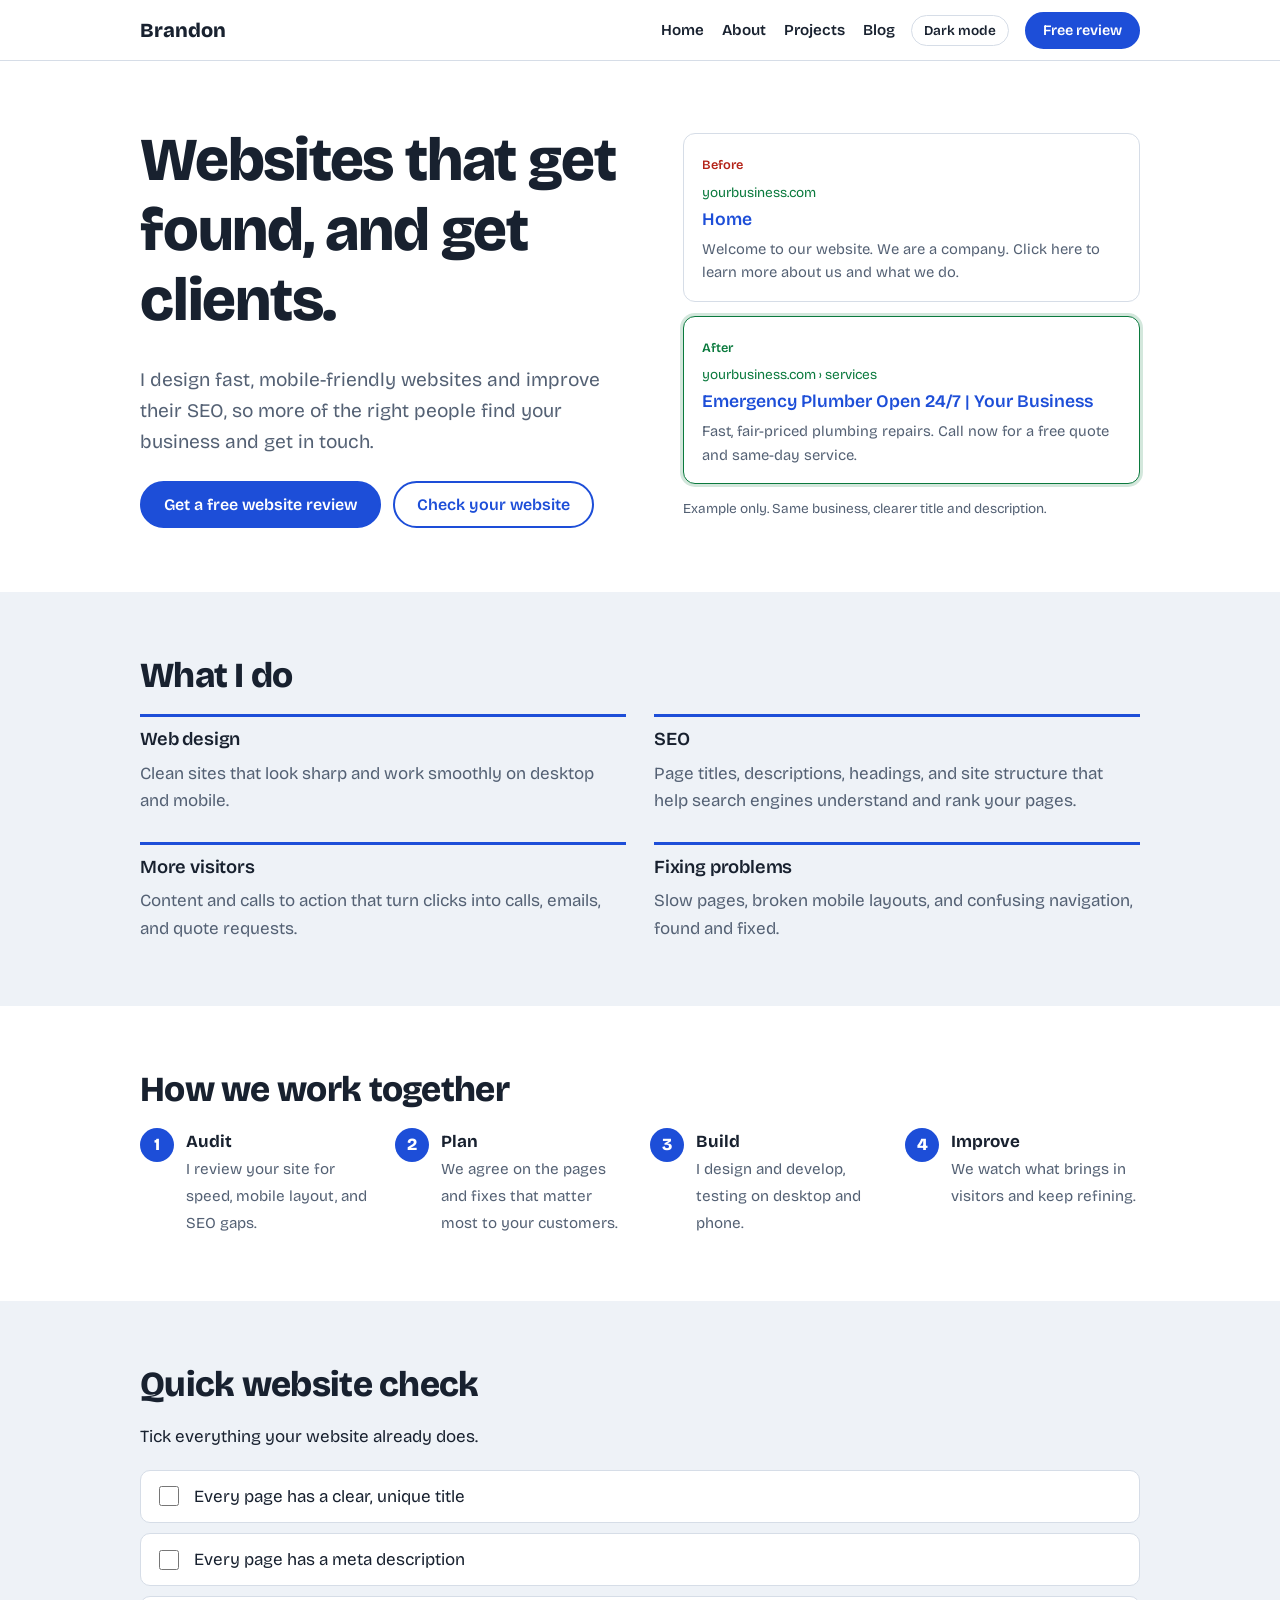
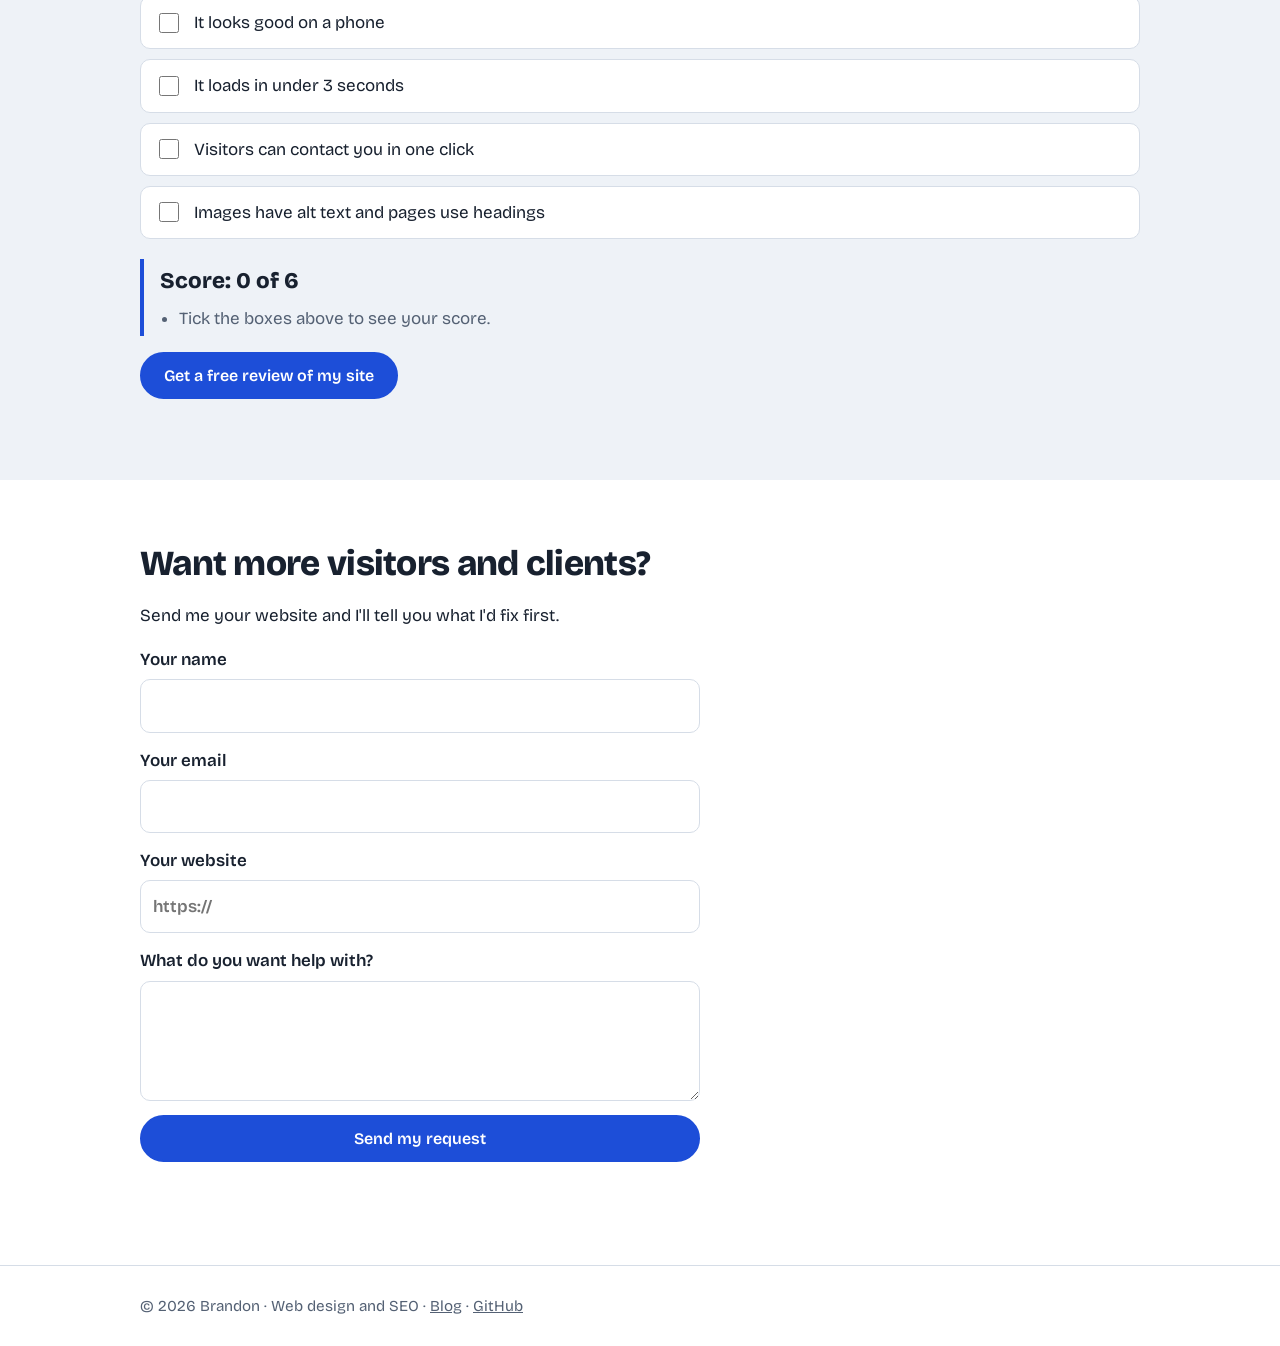
<file: index.html>
<!DOCTYPE html>
<html lang="en">
<head>
<meta charset="utf-8">
<meta name="viewport" content="width=device-width, initial-scale=1">
<title>Web Design and SEO for Small Businesses | Brandon</title>
<meta name="description" content="Brandon builds fast, mobile-friendly websites and SEO for small businesses. Get a free website review.">
<link rel="canonical" href="https://brandon1291.github.io/">
<meta property="og:type" content="website">
<meta property="og:title" content="Web Design and SEO for Small Businesses">
<meta property="og:description" content="Mobile-friendly websites and SEO that help local businesses get found and get clients.">
<meta property="og:url" content="https://brandon1291.github.io/">
<meta name="theme-color" content="#1D4ED8">
<link rel="icon" href="data:image/svg+xml,%3Csvg xmlns='http://www.w3.org/2000/svg' viewBox='0 0 64 64'%3E%3Crect width='64' height='64' rx='14' fill='%231D4ED8'/%3E%3Ctext x='32' y='45' font-size='38' font-family='Arial' font-weight='700' text-anchor='middle' fill='white'%3EB%3C/text%3E%3C/svg%3E">
<link rel="preconnect" href="https://fonts.googleapis.com">
<link rel="preconnect" href="https://fonts.gstatic.com" crossorigin>
<link href="https://fonts.googleapis.com/css2?family=Bricolage+Grotesque:opsz,wght@12..96,400;12..96,600;12..96,800&display=swap" rel="stylesheet">
<script type="application/ld+json">
{"@context":"https://schema.org","@type":"ProfessionalService","name":"Brandon - Web Design and SEO","url":"https://brandon1291.github.io/","email":"bam80719@gmail.com","description":"Mobile-friendly web design and SEO for small businesses.","sameAs":["https://github.com/brandon1291"]}
</script>
<style>
:root{
  --bg:#FFFFFF; --soft:#EEF2F7; --ink:#18212F; --muted:#546174; --line:#D6DDE7;
  --blue:#1D4ED8; --blue-ink:#FFFFFF; --green:#0B7A3E; --bad:#B42318;
  --font:"Bricolage Grotesque",system-ui,-apple-system,"Segoe UI",Roboto,sans-serif;
}
:root[data-theme="dark"]{
  --bg:#0F1623; --soft:#18212F; --ink:#E8EDF5; --muted:#9AA7BA; --line:#2A3649;
  --blue:#7AA2FF; --blue-ink:#0F1623; --green:#5ED08F; --bad:#FF8A80;
}
*{box-sizing:border-box}
html{scroll-behavior:smooth;scroll-padding-top:72px}
body{margin:0;background:var(--bg);color:var(--ink);font-family:var(--font);font-size:1.0625rem;line-height:1.6}
a{color:var(--blue)}
:focus-visible{outline:3px solid var(--blue);outline-offset:3px;border-radius:4px}
.wrap{max-width:1040px;margin:0 auto;padding:0 20px}
section{padding:64px 0}
h1,h2,h3{line-height:1.15;margin:0 0 .5em;letter-spacing:-.02em}
h1{font-size:clamp(2.2rem,6vw,3.8rem);font-weight:800}
h2{font-size:clamp(1.6rem,4vw,2.2rem);font-weight:800}
h3{font-size:1.15rem;font-weight:600;letter-spacing:-.01em}
p{margin:0 0 1em;max-width:62ch}
.btn{display:inline-block;padding:12px 22px;border-radius:999px;font:600 1rem var(--font);text-decoration:none;border:2px solid var(--blue);cursor:pointer;background:var(--blue);color:var(--blue-ink)}
.btn.ghost{background:transparent;color:var(--blue)}
.btn:hover{filter:brightness(1.1)}

/* header */
header{position:sticky;top:0;z-index:10;background:var(--bg);border-bottom:1px solid var(--line)}
.bar{display:flex;align-items:center;gap:16px;min-height:60px;flex-wrap:wrap}
.brand{font-weight:800;font-size:1.25rem;text-decoration:none;color:var(--ink);margin-right:auto}
nav{display:flex;gap:18px;flex-wrap:wrap}
nav a{color:var(--ink);text-decoration:none;font-weight:600;font-size:.95rem}
nav a:hover{color:var(--blue)}
#theme{background:none;border:1px solid var(--line);color:var(--ink);border-radius:999px;padding:6px 12px;font:600 .85rem var(--font);cursor:pointer}
.bar .btn{padding:8px 16px;font-size:.9rem}

/* hero */
.hero{display:grid;gap:40px;align-items:center}
@media(min-width:860px){.hero{grid-template-columns:1.1fr 1fr}}
.hero p.lead{font-size:1.2rem;color:var(--muted)}
.cta{display:flex;gap:12px;flex-wrap:wrap;margin-top:24px}
.serp{display:grid;gap:14px}
.result{border:1px solid var(--line);border-radius:12px;padding:16px 18px;background:var(--bg)}
.result .tag{display:inline-block;font-size:.8rem;font-weight:600;margin-bottom:6px}
.result.before .tag{color:var(--bad)}
.result.after .tag{color:var(--green)}
.result .url{font-size:.85rem;color:var(--green);margin:0}
.result .ttl{font-size:1.1rem;color:var(--blue);margin:2px 0 4px;font-weight:600;max-width:none}
.result .snip{font-size:.92rem;color:var(--muted);margin:0}
.result.after{border-color:var(--green);box-shadow:0 0 0 3px color-mix(in srgb,var(--green) 18%,transparent)}
.caption{font-size:.85rem;color:var(--muted);margin:0}

/* services */
.soft{background:var(--soft)}
.grid{display:grid;gap:28px}
@media(min-width:700px){.grid{grid-template-columns:1fr 1fr}}
.grid h3{border-top:3px solid var(--blue);padding-top:12px}
.grid p{color:var(--muted);margin:0}

/* process */
ol.steps{list-style:none;counter-reset:s;padding:0;margin:0;display:grid;gap:20px}
@media(min-width:860px){ol.steps{grid-template-columns:repeat(4,1fr)}}
ol.steps li{counter-increment:s;padding-left:46px;position:relative}
ol.steps li::before{content:counter(s);position:absolute;left:0;top:0;width:34px;height:34px;border-radius:50%;background:var(--blue);color:var(--blue-ink);font-weight:800;display:grid;place-items:center}
ol.steps strong{display:block}
ol.steps span{color:var(--muted);font-size:.95rem}

/* checker */
.check{display:grid;gap:10px;margin:20px 0;padding:0;list-style:none}
.check label{display:flex;gap:12px;align-items:center;padding:12px 14px;border:1px solid var(--line);border-radius:10px;cursor:pointer;background:var(--bg)}
.check input{width:20px;height:20px;accent-color:var(--blue);flex:none}
.check label:has(input:checked){border-color:var(--green)}
#result{border-left:4px solid var(--blue);padding:4px 0 4px 16px;min-height:4.5em}
#score{font-size:1.4rem;font-weight:800;margin:0 0 6px}
#tips{margin:0;padding-left:1.1em;color:var(--muted)}

/* contact */
form{display:grid;gap:14px;max-width:560px}
label.f{display:grid;gap:6px;font-weight:600}
input[type=text],input[type=email],input[type=url],textarea{font:inherit;padding:12px;border:1px solid var(--line);border-radius:10px;background:var(--bg);color:var(--ink);width:100%}
textarea{min-height:120px;resize:vertical}
#msg{min-height:1.5em;color:var(--muted);margin:0}

footer{border-top:1px solid var(--line);padding:28px 0;color:var(--muted);font-size:.95rem}
footer a{color:var(--muted)}
.hp{position:absolute;left:-9999px}
@media(prefers-reduced-motion:reduce){html{scroll-behavior:auto}}
</style>
</head>
<body>
<header>
  <div class="wrap bar">
    <a class="brand" href="index.html">Brandon</a>
    <nav aria-label="Main">
      <a href="index.html">Home</a>
      <a href="about.html">About</a>
      <a href="projects.html">Projects</a>
      <a href="seo-quick-fixes.html">Blog</a>
    </nav>
    <button id="theme" type="button" aria-pressed="false">Dark mode</button>
    <a class="btn" href="#contact">Free review</a>
  </div>
</header>

<main>
  <section>
    <div class="wrap hero">
      <div>
        <h1>Websites that get found, and get clients.</h1>
        <p class="lead">I design fast, mobile-friendly websites and improve their SEO, so more of the right people find your business and get in touch.</p>
        <div class="cta">
          <a class="btn" href="#contact">Get a free website review</a>
          <a class="btn ghost" href="#checker">Check your website</a>
        </div>
      </div>
      <div class="serp" aria-label="Example of a search result before and after SEO">
        <div class="result before">
          <span class="tag">Before</span>
          <p class="url">yourbusiness.com</p>
          <p class="ttl">Home</p>
          <p class="snip">Welcome to our website. We are a company. Click here to learn more about us and what we do.</p>
        </div>
        <div class="result after">
          <span class="tag">After</span>
          <p class="url">yourbusiness.com › services</p>
          <p class="ttl">Emergency Plumber Open 24/7 | Your Business</p>
          <p class="snip">Fast, fair-priced plumbing repairs. Call now for a free quote and same-day service.</p>
        </div>
        <p class="caption">Example only. Same business, clearer title and description.</p>
      </div>
    </div>
  </section>

  <section class="soft" id="services">
    <div class="wrap">
      <h2>What I do</h2>
      <div class="grid">
        <div><h3>Web design</h3><p>Clean sites that look sharp and work smoothly on desktop and mobile.</p></div>
        <div><h3>SEO</h3><p>Page titles, descriptions, headings, and site structure that help search engines understand and rank your pages.</p></div>
        <div><h3>More visitors</h3><p>Content and calls to action that turn clicks into calls, emails, and quote requests.</p></div>
        <div><h3>Fixing problems</h3><p>Slow pages, broken mobile layouts, and confusing navigation, found and fixed.</p></div>
      </div>
    </div>
  </section>

  <section id="process">
    <div class="wrap">
      <h2>How we work together</h2>
      <ol class="steps">
        <li><strong>Audit</strong><span>I review your site for speed, mobile layout, and SEO gaps.</span></li>
        <li><strong>Plan</strong><span>We agree on the pages and fixes that matter most to your customers.</span></li>
        <li><strong>Build</strong><span>I design and develop, testing on desktop and phone.</span></li>
        <li><strong>Improve</strong><span>We watch what brings in visitors and keep refining.</span></li>
      </ol>
    </div>
  </section>

  <section class="soft" id="checker">
    <div class="wrap">
      <h2>Quick website check</h2>
      <p>Tick everything your website already does.</p>
      <ul class="check" id="items">
        <li><label><input type="checkbox" data-tip="Give every page its own title of about 50-60 characters that says what the page offers."> Every page has a clear, unique title</label></li>
        <li><label><input type="checkbox" data-tip="Add a meta description of about 150 characters to each page. It's your pitch in search results."> Every page has a meta description</label></li>
        <li><label><input type="checkbox" data-tip="Test on a real phone. Text should be readable and buttons easy to tap without zooming."> It looks good on a phone</label></li>
        <li><label><input type="checkbox" data-tip="Compress images, remove unused scripts, and test with PageSpeed Insights."> It loads in under 3 seconds</label></li>
        <li><label><input type="checkbox" data-tip="Put a tap-to-call number or a contact button where visitors can see it without scrolling."> Visitors can contact you in one click</label></li>
        <li><label><input type="checkbox" data-tip="Add alt text to images, and use one H1 with H2s below it so pages have a clear outline."> Images have alt text and pages use headings</label></li>
      </ul>
      <div id="result" aria-live="polite">
        <p id="score">Score: 0 of 6</p>
        <ul id="tips"><li>Tick the boxes above to see your score.</li></ul>
      </div>
      <p style="margin-top:16px"><a class="btn" href="#contact">Get a free review of my site</a></p>
    </div>
  </section>

  <section id="contact">
    <div class="wrap">
      <h2>Want more visitors and clients?</h2>
      <p>Send me your website and I'll tell you what I'd fix first.</p>
      <form id="form" novalidate>
        <label class="f">Your name <input type="text" id="name" autocomplete="name" required></label>
        <label class="f">Your email <input type="email" id="email" autocomplete="email" required></label>
        <label class="f">Your website <input type="url" id="site" placeholder="https://"></label>
        <label class="f">What do you want help with? <textarea id="note"></textarea></label>
        <div class="hp" aria-hidden="true"><label>Leave empty <input type="text" id="trap" tabindex="-1" autocomplete="off"></label></div>
        <button class="btn" type="submit">Send my request</button>
        <p id="msg" role="status"></p>
      </form>
    </div>
  </section>
</main>

<footer>
  <div class="wrap">© <span id="yr">2026</span> Brandon · Web design and SEO · <a href="seo-quick-fixes.html">Blog</a> · <a href="https://github.com/brandon1291">GitHub</a></div>
</footer>

<script>
// Theme toggle (remembers choice; falls back to system setting)
(function(){
  var root=document.documentElement, btn=document.getElementById('theme'), saved=null;
  try{saved=localStorage.getItem('theme')}catch(e){}
  var dark=saved?saved==='dark':window.matchMedia('(prefers-color-scheme: dark)').matches;
  function apply(){
    root.setAttribute('data-theme',dark?'dark':'light');
    btn.textContent=dark?'Light mode':'Dark mode';
    btn.setAttribute('aria-pressed',dark);
  }
  btn.addEventListener('click',function(){
    dark=!dark; apply();
    try{localStorage.setItem('theme',dark?'dark':'light')}catch(e){}
  });
  apply();
})();

// Website checker with tailored tips
(function(){
  var boxes=document.querySelectorAll('#items input'), score=document.getElementById('score'), tips=document.getElementById('tips');
  function update(){
    var n=0, t=[];
    boxes.forEach(function(b){ if(b.checked)n++; else t.push(b.dataset.tip); });
    score.textContent='Score: '+n+' of '+boxes.length;
    tips.innerHTML='';
    var list = n===0 && !t.length ? [] : t;
    if(n===boxes.length){ list=['Nice work. Your basics are covered. I can still help you go further.']; }
    else if(n===0){ list=['Tick the boxes above to see your score.']; }
    list.forEach(function(s){ var li=document.createElement('li'); li.textContent=s; tips.appendChild(li); });
  }
  boxes.forEach(function(b){ b.addEventListener('change',update); });
})();

// Contact form: opens the visitor's email app with the message filled in
(function(){
  var f=document.getElementById('form'), m=document.getElementById('msg');
  f.addEventListener('submit',function(e){
    e.preventDefault();
    if(document.getElementById('trap').value) return;
    var name=document.getElementById('name').value.trim(),
        email=document.getElementById('email').value.trim(),
        site=document.getElementById('site').value.trim(),
        note=document.getElementById('note').value.trim();
    if(!name||!/^\S+@\S+\.\S+$/.test(email)){ m.textContent='Enter your name and a valid email address.'; return; }
    var body='Name: '+name+'\nEmail: '+email+'\nWebsite: '+site+'\n\n'+note;
    window.location.href='mailto:bam80719@gmail.com?subject='+encodeURIComponent('Website review request from '+name)+'&body='+encodeURIComponent(body);
    m.textContent='Opening your email app. If nothing opens, email bam80719@gmail.com directly.';
  });
})();

document.getElementById('yr').textContent=new Date().getFullYear();
</script>
</body>
</html>
</file>
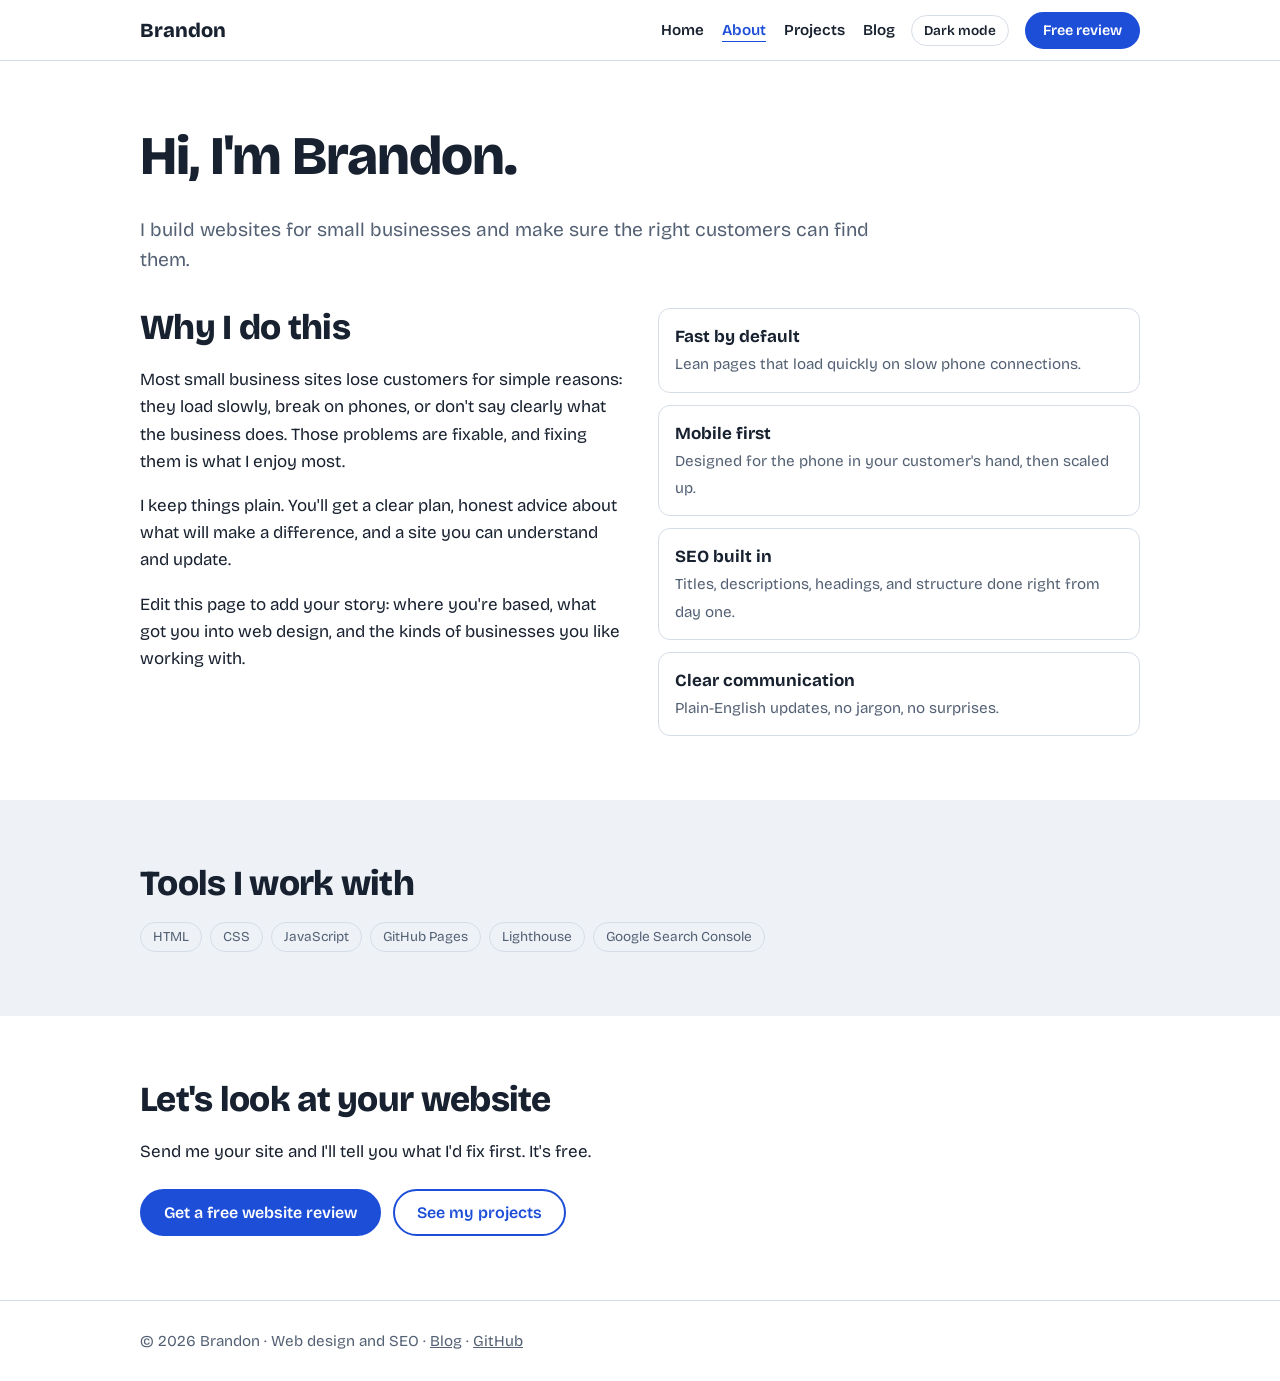
<file: about.html>
<!DOCTYPE html>
<html lang="en">
<head>
<meta charset="utf-8">
<meta name="viewport" content="width=device-width, initial-scale=1">
<meta name="theme-color" content="#1D4ED8">
<link rel="icon" href="data:image/svg+xml,%3Csvg xmlns='http://www.w3.org/2000/svg' viewBox='0 0 64 64'%3E%3Crect width='64' height='64' rx='14' fill='%231D4ED8'/%3E%3Ctext x='32' y='45' font-size='38' font-family='Arial' font-weight='700' text-anchor='middle' fill='white'%3EB%3C/text%3E%3C/svg%3E">
<link rel="preconnect" href="https://fonts.googleapis.com">
<link rel="preconnect" href="https://fonts.gstatic.com" crossorigin>
<link href="https://fonts.googleapis.com/css2?family=Bricolage+Grotesque:opsz,wght@12..96,400;12..96,600;12..96,800&display=swap" rel="stylesheet">
<link rel="stylesheet" href="styles.css">
<title>About Brandon | Web Design and SEO for Small Businesses</title>
<meta name="description" content="Meet Brandon, a web designer who builds fast, mobile-friendly websites and handles SEO for small businesses.">
<link rel="canonical" href="https://brandon1291.github.io/about.html">
<meta property="og:type" content="website">
<meta property="og:title" content="About Brandon | Web Design and SEO">
<meta property="og:description" content="Fast, mobile-friendly websites and SEO for small businesses.">
<meta property="og:url" content="https://brandon1291.github.io/about.html">
</head>
<body>
<header>
  <div class="wrap bar">
    <a class="brand" href="index.html">Brandon</a>
    <nav aria-label="Main">
      <a href="index.html">Home</a>
      <a href="about.html" aria-current="page">About</a>
      <a href="projects.html">Projects</a>
      <a href="seo-quick-fixes.html">Blog</a>
    </nav>
    <button id="theme" type="button" aria-pressed="false">Dark mode</button>
    <a class="btn" href="index.html#contact">Free review</a>
  </div>
</header>
<main>
  <section>
    <div class="wrap">
      <h1>Hi, I'm Brandon.</h1>
      <p class="lead">I build websites for small businesses and make sure the right customers can find them.</p>
      <div class="two" style="margin-top:32px">
        <div>
          <h2>Why I do this</h2>
          <p>Most small business sites lose customers for simple reasons: they load slowly, break on phones, or don't say clearly what the business does. Those problems are fixable, and fixing them is what I enjoy most.</p>
          <p>I keep things plain. You'll get a clear plan, honest advice about what will make a difference, and a site you can understand and update.</p>
          <p>Edit this page to add your story: where you're based, what got you into web design, and the kinds of businesses you like working with.</p>
        </div>
        <ul class="facts">
          <li><strong>Fast by default</strong><span>Lean pages that load quickly on slow phone connections.</span></li>
          <li><strong>Mobile first</strong><span>Designed for the phone in your customer's hand, then scaled up.</span></li>
          <li><strong>SEO built in</strong><span>Titles, descriptions, headings, and structure done right from day one.</span></li>
          <li><strong>Clear communication</strong><span>Plain-English updates, no jargon, no surprises.</span></li>
        </ul>
      </div>
    </div>
  </section>
  <section class="soft">
    <div class="wrap">
      <h2>Tools I work with</h2>
      <ul class="chips"><li>HTML</li><li>CSS</li><li>JavaScript</li><li>GitHub Pages</li><li>Lighthouse</li><li>Google Search Console</li></ul>
    </div>
  </section>
  <section>
    <div class="wrap">
      <h2>Let's look at your website</h2>
      <p>Send me your site and I'll tell you what I'd fix first. It's free.</p>
      <div class="cta"><a class="btn" href="index.html#contact">Get a free website review</a><a class="btn ghost" href="projects.html">See my projects</a></div>
    </div>
  </section>
</main>
<footer>
  <div class="wrap">© <span id="yr">2026</span> Brandon · Web design and SEO · <a href="seo-quick-fixes.html">Blog</a> · <a href="https://github.com/brandon1291">GitHub</a></div>
</footer>
<script src="site.js"></script>
</body>
</html>
</file>
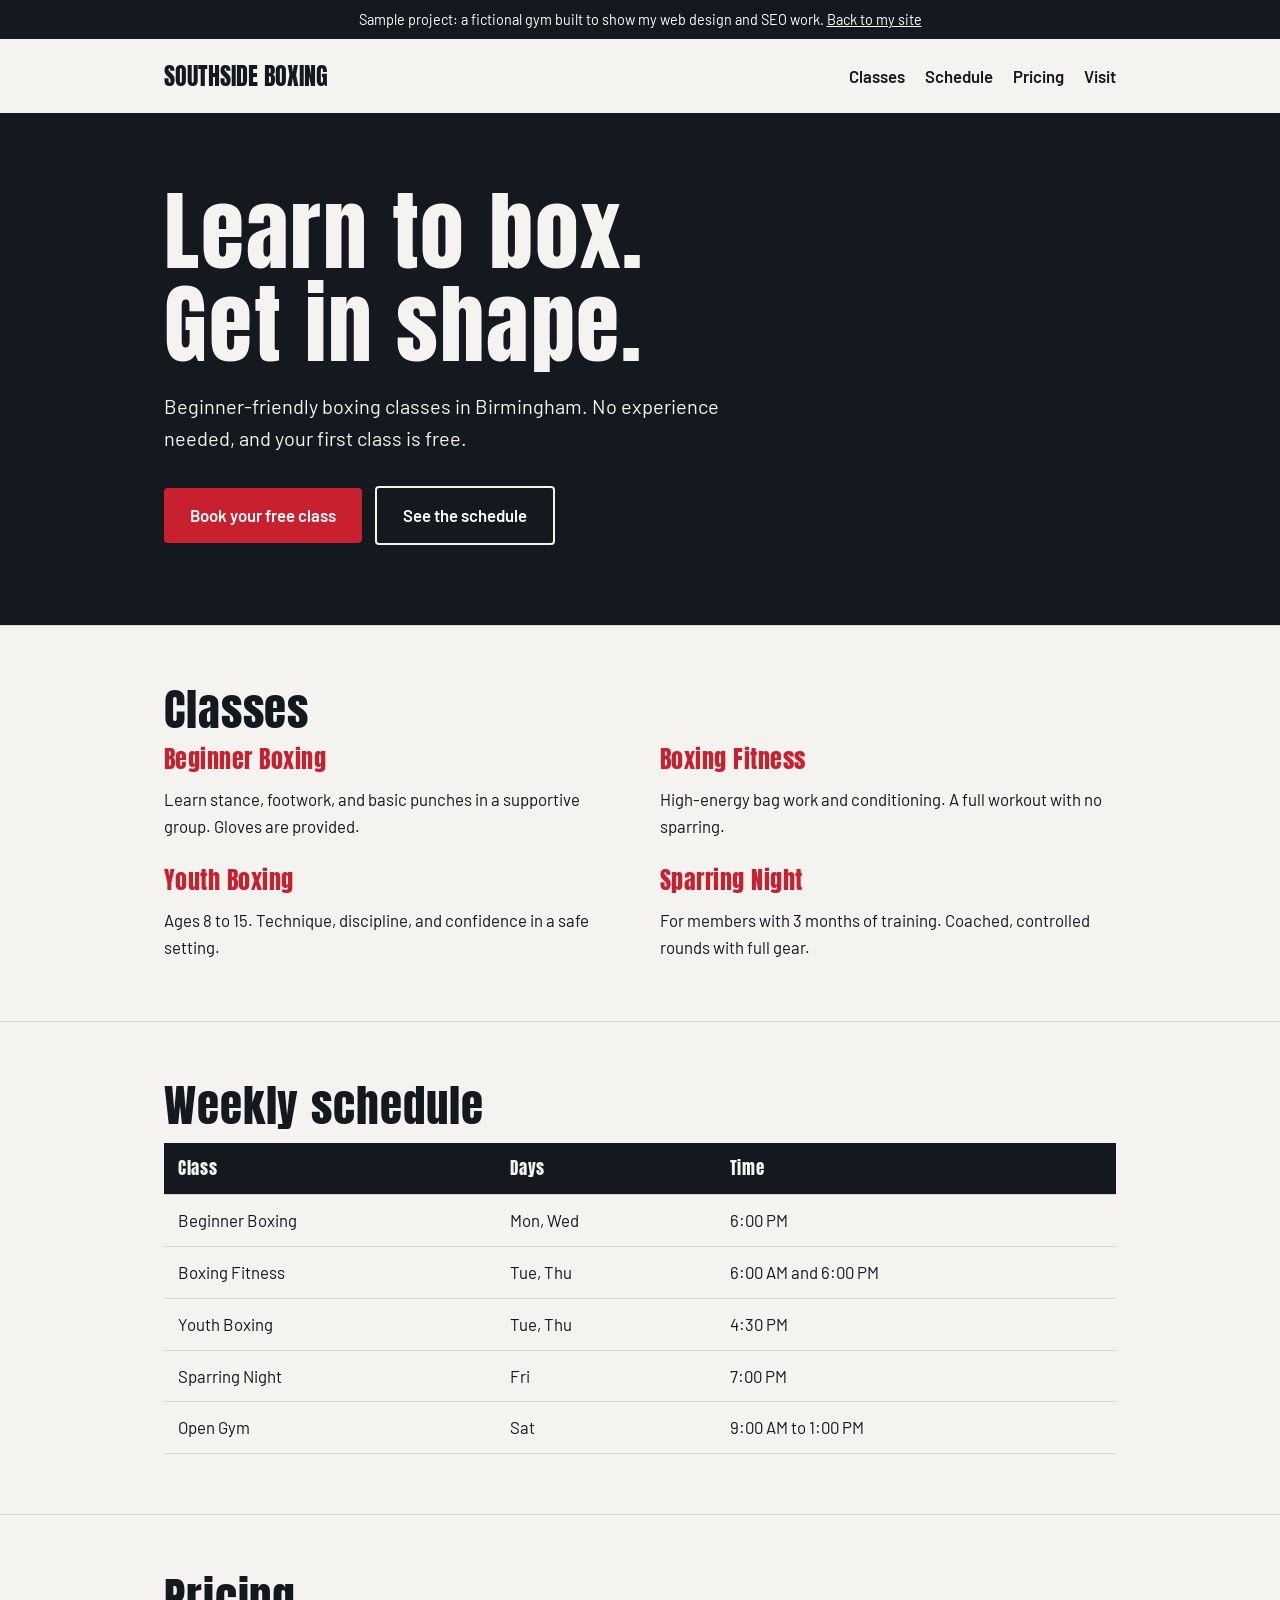
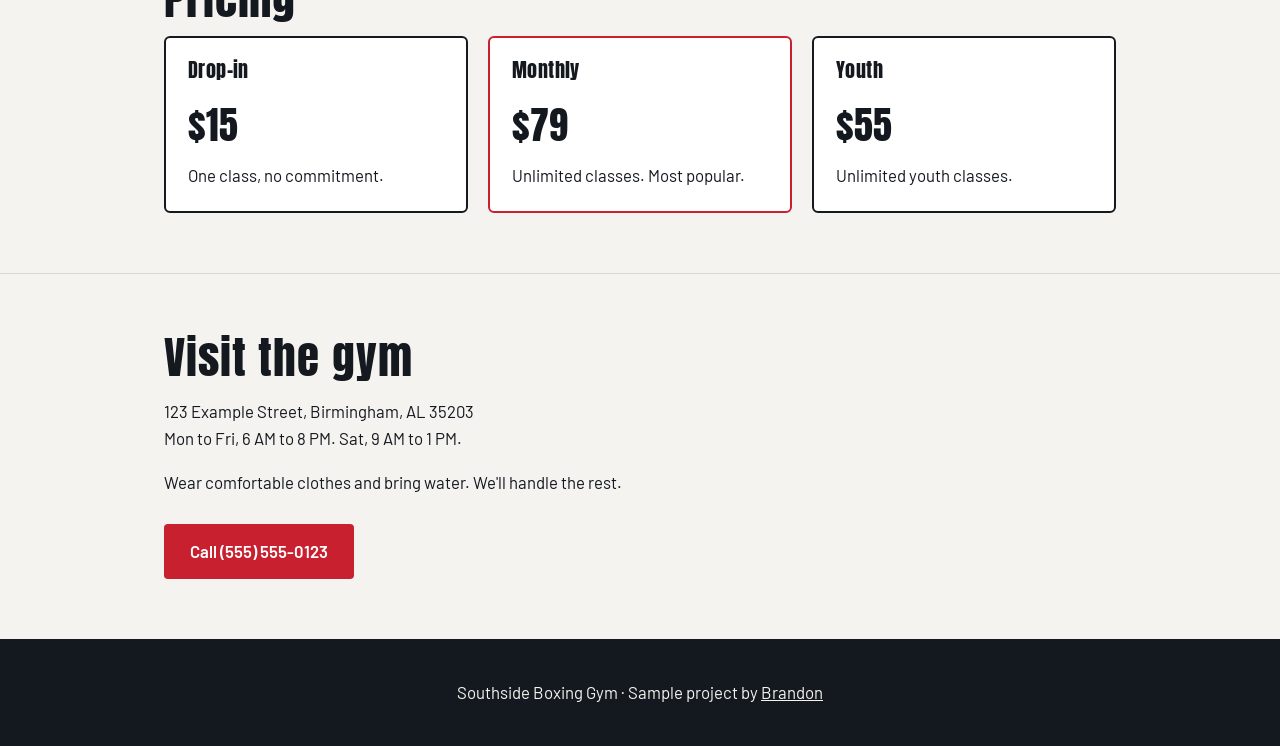
<file: gym.html>
<!DOCTYPE html>
<html lang="en">
<head>
  <meta charset="UTF-8">
  <meta name="viewport" content="width=device-width, initial-scale=1">
  <title>Southside Boxing Gym | Boxing Classes for Beginners in Birmingham, AL</title>
  <meta name="description" content="Beginner-friendly boxing and boxing fitness classes in Birmingham, AL. No experience needed. Try your first class free.">
  <meta name="robots" content="noindex">
  <link rel="stylesheet" href="gym.css">
  <script type="application/ld+json">
  {
    "@context": "https://schema.org",
    "@type": "SportsActivityLocation",
    "name": "Southside Boxing Gym",
    "description": "Beginner-friendly boxing and boxing fitness classes.",
    "address": {
      "@type": "PostalAddress",
      "streetAddress": "123 Example Street",
      "addressLocality": "Birmingham",
      "addressRegion": "AL",
      "postalCode": "35203"
    },
    "openingHours": ["Mo-Fr 06:00-20:00", "Sa 09:00-13:00"]
  }
  </script>
</head>
  <a class="call-bar" href="tel:+15555550123">Call (555) 555-0123</a>
<body>
  <div class="demo-bar">Sample project: a fictional gym built to show my web design and SEO work. <a href="projects.html">Back to my site</a></div>

  <header class="gym-header">
    <a class="gym-logo" href="gym.html">SOUTHSIDE BOXING</a>
    <nav>
      <a href="#classes">Classes</a>
      <a href="#schedule">Schedule</a>
      <a href="#pricing">Pricing</a>
      <a href="#visit">Visit</a>
    </nav>
  </header>

  <main>
    <div class="gym-hero">
      <div class="wrap">
        <h1>Learn to box.<br>Get in shape.</h1>
        <p>Beginner-friendly boxing classes in Birmingham. No experience needed, and your first class is free.</p>
        <a class="gym-btn" href="#visit">Book your free class</a>
        <a class="gym-btn outline" href="#schedule">See the schedule</a>
      </div>
    </div>

    <section class="block" id="classes">
      <div class="wrap">
        <h2>Classes</h2>
        <div class="classes">
          <div><h3>Beginner Boxing</h3><p>Learn stance, footwork, and basic punches in a supportive group. Gloves are provided.</p></div>
          <div><h3>Boxing Fitness</h3><p>High-energy bag work and conditioning. A full workout with no sparring.</p></div>
          <div><h3>Youth Boxing</h3><p>Ages 8 to 15. Technique, discipline, and confidence in a safe setting.</p></div>
          <div><h3>Sparring Night</h3><p>For members with 3 months of training. Coached, controlled rounds with full gear.</p></div>
        </div>
      </div>
    </section>

    <section class="block" id="schedule">
      <div class="wrap">
        <h2>Weekly schedule</h2>
        <div class="table-scroll">
          <table>
            <thead><tr><th>Class</th><th>Days</th><th>Time</th></tr></thead>
            <tbody>
              <tr><td>Beginner Boxing</td><td>Mon, Wed</td><td>6:00 PM</td></tr>
              <tr><td>Boxing Fitness</td><td>Tue, Thu</td><td>6:00 AM and 6:00 PM</td></tr>
              <tr><td>Youth Boxing</td><td>Tue, Thu</td><td>4:30 PM</td></tr>
              <tr><td>Sparring Night</td><td>Fri</td><td>7:00 PM</td></tr>
              <tr><td>Open Gym</td><td>Sat</td><td>9:00 AM to 1:00 PM</td></tr>
            </tbody>
          </table>
        </div>
      </div>
    </section>

    <section class="block" id="pricing">
      <div class="wrap">
        <h2>Pricing</h2>
        <div class="plans">
          <div class="plan"><h3>Drop-in</h3><div class="price">$15</div><p>One class, no commitment.</p></div>
          <div class="plan best"><h3>Monthly</h3><div class="price">$79</div><p>Unlimited classes. Most popular.</p></div>
          <div class="plan"><h3>Youth</h3><div class="price">$55</div><p>Unlimited youth classes.</p></div>
        </div>
      </div>
    </section>

    <section class="block" id="visit">
      <div class="wrap">
        <h2>Visit the gym</h2>
        <p>123 Example Street, Birmingham, AL 35203<br>
        Mon to Fri, 6 AM to 8 PM. Sat, 9 AM to 1 PM.</p>
        <p>Wear comfortable clothes and bring water. We'll handle the rest.</p>
        <a class="gym-btn" href="tel:+15555550123">Call (555) 555-0123</a>
      </div>
    </section>
  </main>

  <footer class="gym-footer">Southside Boxing Gym · Sample project by <a href="index.html">Brandon</a></footer>
</body>
</html>
</file>
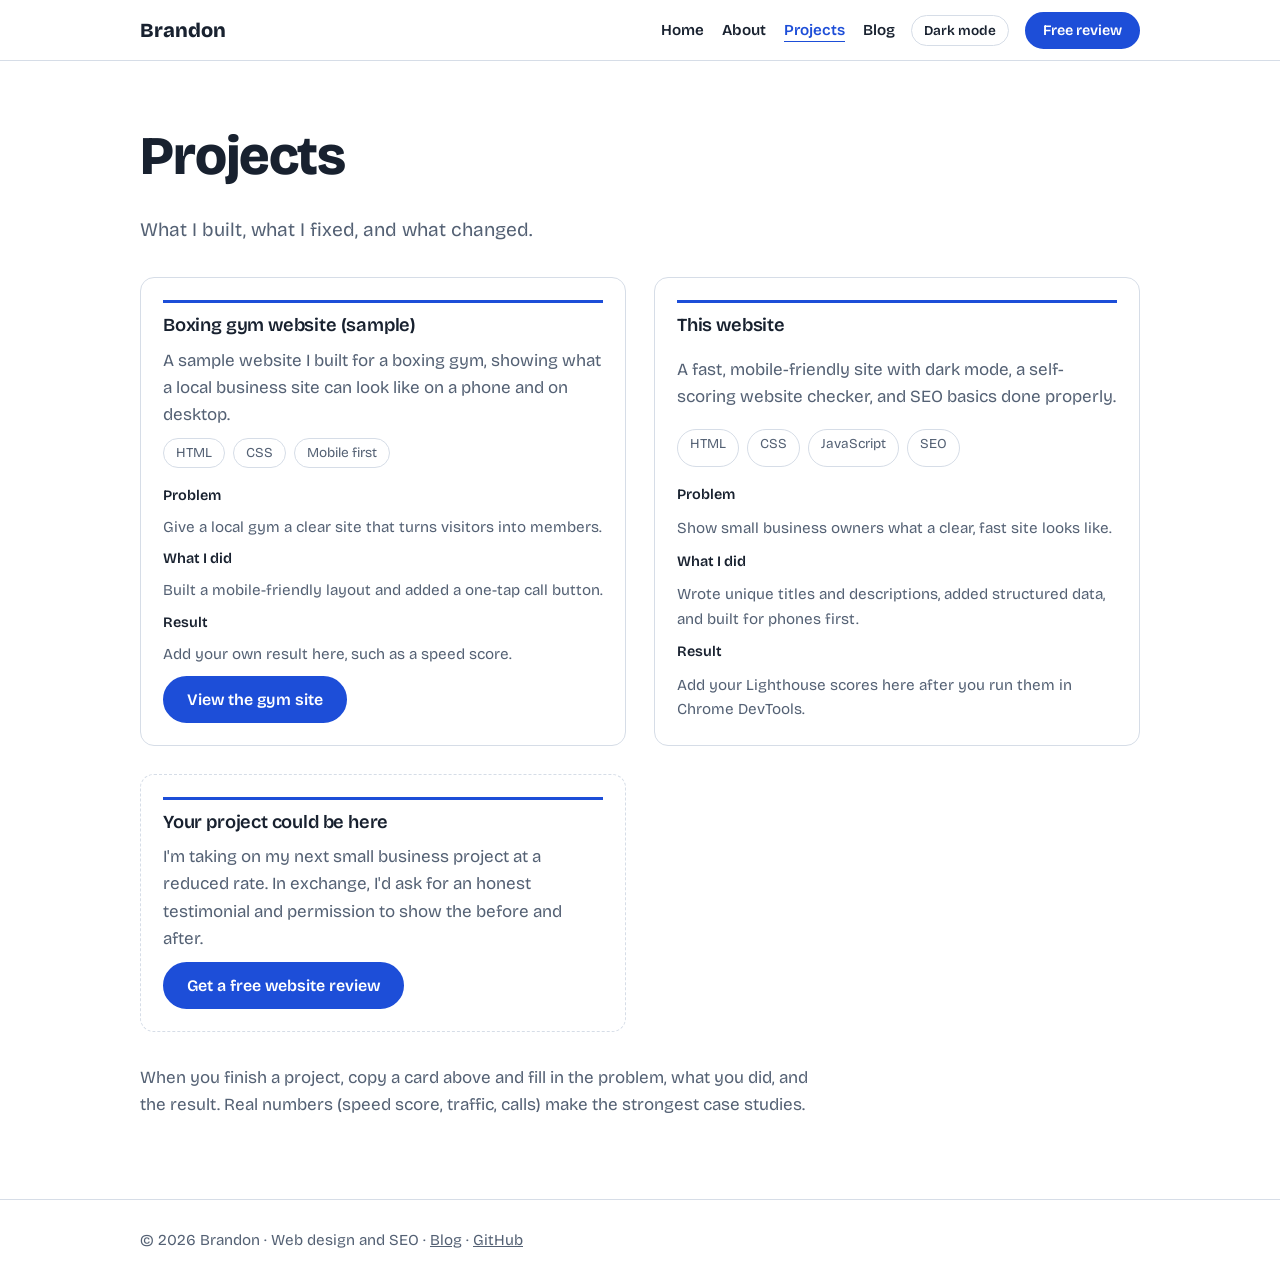
<file: projects.html>
<!DOCTYPE html>
<html lang="en">
<head>
<meta charset="utf-8">
<meta name="viewport" content="width=device-width, initial-scale=1">
<meta name="theme-color" content="#1D4ED8">
<link rel="icon" href="data:image/svg+xml,%3Csvg xmlns='http://www.w3.org/2000/svg' viewBox='0 0 64 64'%3E%3Crect width='64' height='64' rx='14' fill='%231D4ED8'/%3E%3Ctext x='32' y='45' font-size='38' font-family='Arial' font-weight='700' text-anchor='middle' fill='white'%3EB%3C/text%3E%3C/svg%3E">
<link rel="preconnect" href="https://fonts.googleapis.com">
<link rel="preconnect" href="https://fonts.gstatic.com" crossorigin>
<link href="https://fonts.googleapis.com/css2?family=Bricolage+Grotesque:opsz,wght@12..96,400;12..96,600;12..96,800&display=swap" rel="stylesheet">
<link rel="stylesheet" href="styles.css">
<title>Projects | Brandon, Web Design and SEO</title>
<meta name="description" content="Web design and SEO projects by Brandon, with what was done and the results.">
<link rel="canonical" href="https://brandon1291.github.io/projects.html">
<meta property="og:type" content="website">
<meta property="og:title" content="Projects | Brandon, Web Design and SEO">
<meta property="og:description" content="Web design and SEO projects, with what was done and the results.">
<meta property="og:url" content="https://brandon1291.github.io/projects.html">
</head>
<body>
<header>
  <div class="wrap bar">
    <a class="brand" href="index.html">Brandon</a>
    <nav aria-label="Main">
      <a href="index.html">Home</a>
      <a href="about.html">About</a>
      <a href="projects.html" aria-current="page">Projects</a>
      <a href="seo-quick-fixes.html">Blog</a>
    </nav>
    <button id="theme" type="button" aria-pressed="false">Dark mode</button>
    <a class="btn" href="index.html#contact">Free review</a>
  </div>
</header>
<main>
  <section>
    <div class="wrap">
      <h1>Projects</h1>
      <p class="lead">What I built, what I fixed, and what changed.</p>
      <div class="grid" style="margin-top:32px">
        <article class="case">
  <h3>Boxing gym website (sample)</h3>
  <p>A sample website I built for a boxing gym, showing what a local business site can look like on a phone and on desktop.</p>
  <ul class="chips"><li>HTML</li><li>CSS</li><li>Mobile first</li></ul>
  <dl>
    <dt>Problem</dt><dd>Give a local gym a clear site that turns visitors into members.</dd>
    <dt>What I did</dt><dd>Built a mobile-friendly layout and added a one-tap call button.</dd>
    <dt>Result</dt><dd>Add your own result here, such as a speed score.</dd>
  </dl>
  <p><a class="btn" href="gym.html">View the gym site</a></p>
</article>
        <article class="case">
          <h3>This website</h3>
          <p>A fast, mobile-friendly site with dark mode, a self-scoring website checker, and SEO basics done properly.</p>
          <ul class="chips"><li>HTML</li><li>CSS</li><li>JavaScript</li><li>SEO</li></ul>
          <dl>
            <dt>Problem</dt><dd>Show small business owners what a clear, fast site looks like.</dd>
            <dt>What I did</dt><dd>Wrote unique titles and descriptions, added structured data, and built for phones first.</dd>
            <dt>Result</dt><dd>Add your Lighthouse scores here after you run them in Chrome DevTools.</dd>
          </dl>
        </article>
        <article class="case open">
          <h3>Your project could be here</h3>
          <p>I'm taking on my next small business project at a reduced rate. In exchange, I'd ask for an honest testimonial and permission to show the before and after.</p>
          <p><a class="btn" href="index.html#contact">Get a free website review</a></p>
        </article>
      </div>
      <p style="margin-top:32px;color:var(--muted)">When you finish a project, copy a card above and fill in the problem, what you did, and the result. Real numbers (speed score, traffic, calls) make the strongest case studies.</p>
    </div>
  </section>
</main>
<footer>
  <div class="wrap">© <span id="yr">2026</span> Brandon · Web design and SEO · <a href="seo-quick-fixes.html">Blog</a> · <a href="https://github.com/brandon1291">GitHub</a></div>
</footer>
<script src="site.js"></script>
</body>
</html>
</file>
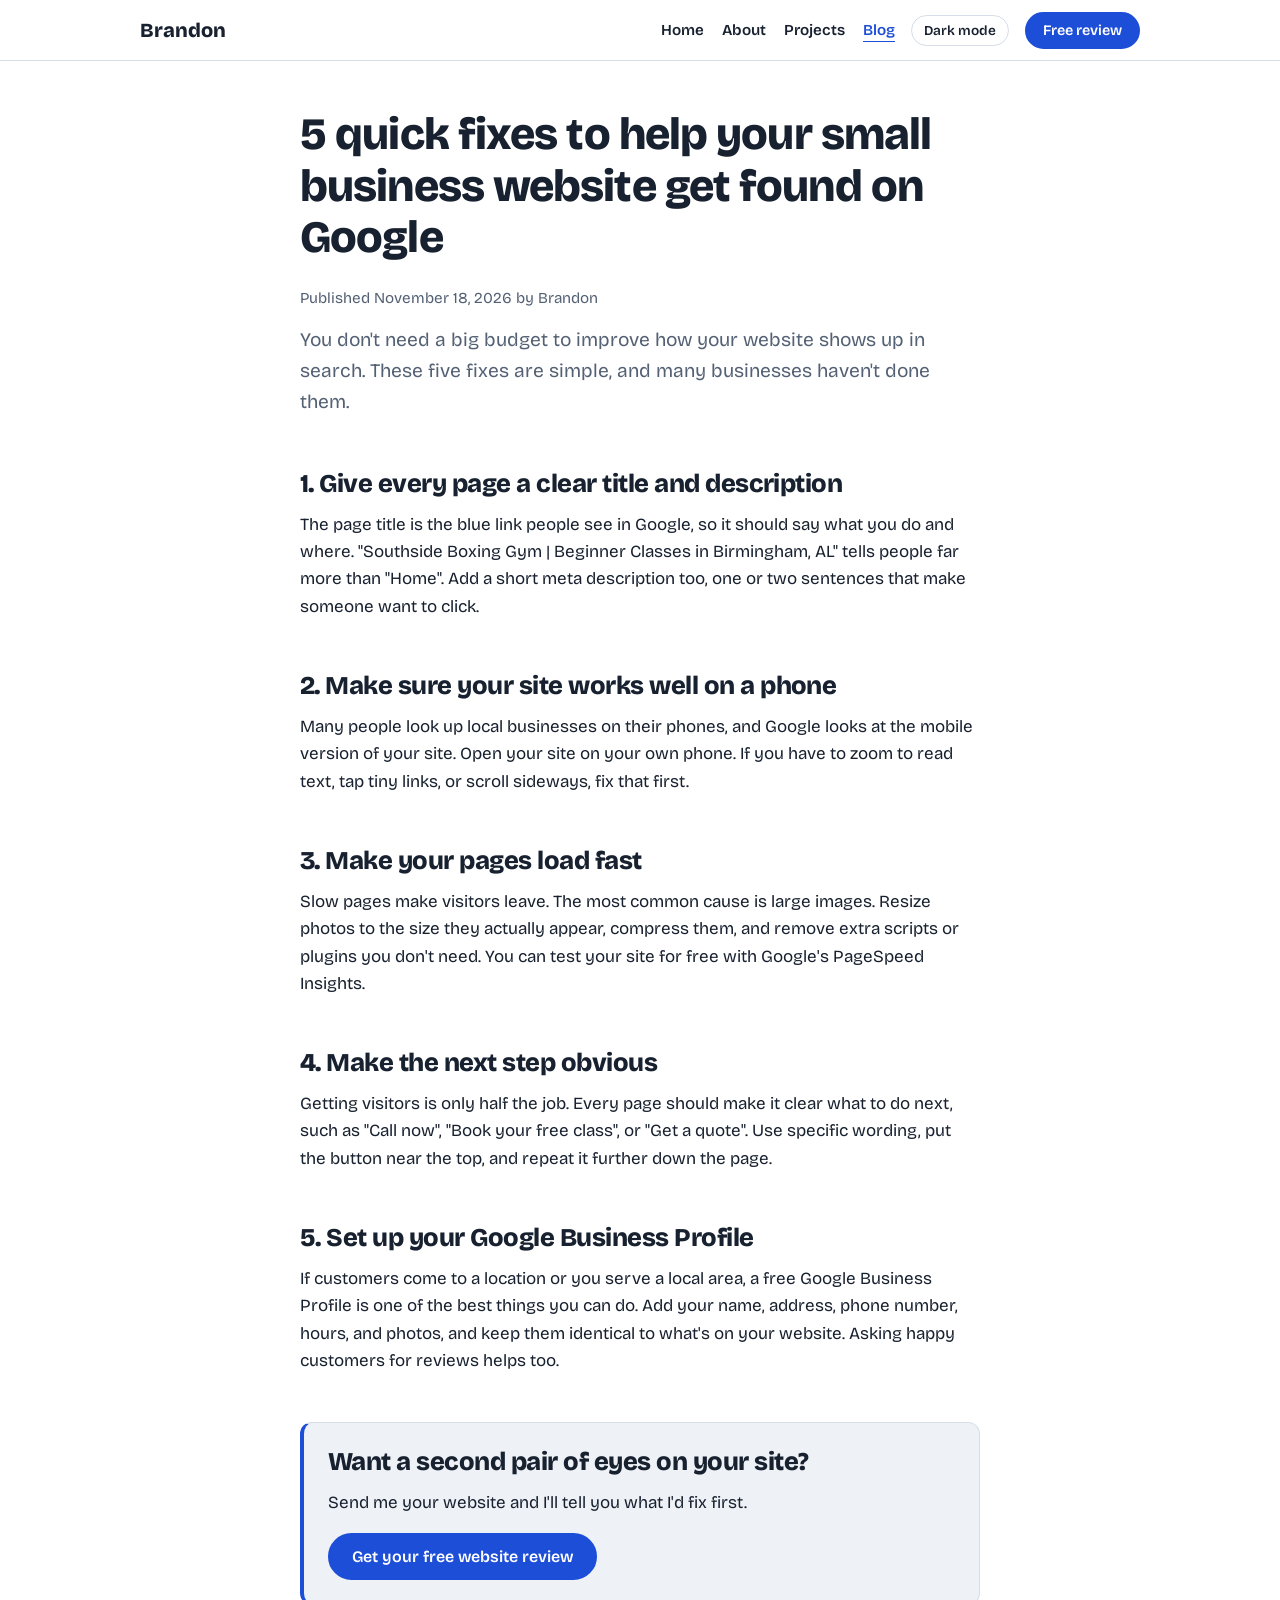
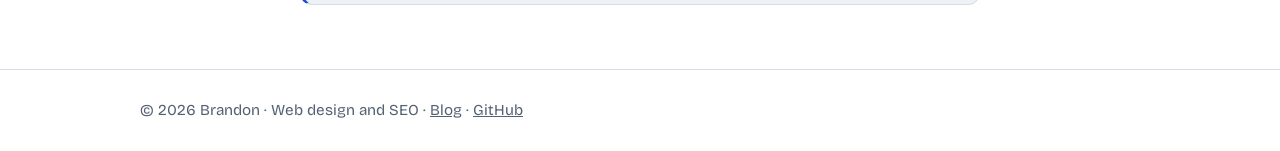
<file: seo-quick-fixes.html>
<!DOCTYPE html>
<html lang="en">
<head>
<meta charset="utf-8">
<meta name="viewport" content="width=device-width, initial-scale=1">
<meta name="theme-color" content="#1D4ED8">
<link rel="icon" href="data:image/svg+xml,%3Csvg xmlns='http://www.w3.org/2000/svg' viewBox='0 0 64 64'%3E%3Crect width='64' height='64' rx='14' fill='%231D4ED8'/%3E%3Ctext x='32' y='45' font-size='38' font-family='Arial' font-weight='700' text-anchor='middle' fill='white'%3EB%3C/text%3E%3C/svg%3E">
<link rel="preconnect" href="https://fonts.googleapis.com">
<link rel="preconnect" href="https://fonts.gstatic.com" crossorigin>
<link href="https://fonts.googleapis.com/css2?family=Bricolage+Grotesque:opsz,wght@12..96,400;12..96,600;12..96,800&display=swap" rel="stylesheet">
<link rel="stylesheet" href="styles.css">
<title>5 Quick Fixes to Help Your Small Business Website Get Found on Google</title>
<meta name="description" content="Five simple website fixes that help small businesses show up in Google searches and turn more visitors into customers.">
<link rel="canonical" href="https://brandon1291.github.io/seo-quick-fixes.html">
<meta property="og:type" content="article">
<meta property="og:title" content="5 Quick Fixes to Help Your Small Business Website Get Found on Google">
<meta property="og:description" content="Five simple website fixes that help small businesses show up in Google searches and turn more visitors into customers.">
<meta property="og:url" content="https://brandon1291.github.io/seo-quick-fixes.html">
<script type="application/ld+json">
{"@context":"https://schema.org","@type":"BlogPosting","headline":"5 Quick Fixes to Help Your Small Business Website Get Found on Google","datePublished":"2026-11-18","author":{"@type":"Person","name":"Brandon"},"mainEntityOfPage":"https://brandon1291.github.io/seo-quick-fixes.html"}
</script>
<style>
.post{max-width:720px}
.post h1{font-size:clamp(2rem,5vw,2.8rem)}
.post .meta{color:var(--muted);font-size:.95rem}
.post h2{margin-top:2em;font-size:clamp(1.3rem,3vw,1.6rem)}
.post p{max-width:none}
.post .callout{margin-top:48px;padding:24px;border:1px solid var(--line);border-left:4px solid var(--blue);border-radius:12px;background:var(--soft)}
.post .callout h2{margin-top:0}
</style>
</head>
<body>
<header>
  <div class="wrap bar">
    <a class="brand" href="index.html">Brandon</a>
    <nav aria-label="Main">
      <a href="index.html">Home</a>
      <a href="about.html">About</a>
      <a href="projects.html">Projects</a>
      <a href="seo-quick-fixes.html" aria-current="page">Blog</a>
    </nav>
    <button id="theme" type="button" aria-pressed="false">Dark mode</button>
    <a class="btn" href="index.html#contact">Free review</a>
  </div>
</header>

<main>
  <article class="wrap post" style="padding-top:48px;padding-bottom:64px">
    <h1>5 quick fixes to help your small business website get found on Google</h1>
    <p class="meta">Published <time datetime="2026-11-18">November 18, 2026</time> by Brandon</p>

    <p class="lead">You don't need a big budget to improve how your website shows up in search. These five fixes are simple, and many businesses haven't done them.</p>

    <h2>1. Give every page a clear title and description</h2>
    <p>The page title is the blue link people see in Google, so it should say what you do and where. "Southside Boxing Gym | Beginner Classes in Birmingham, AL" tells people far more than "Home". Add a short meta description too, one or two sentences that make someone want to click.</p>

    <h2>2. Make sure your site works well on a phone</h2>
    <p>Many people look up local businesses on their phones, and Google looks at the mobile version of your site. Open your site on your own phone. If you have to zoom to read text, tap tiny links, or scroll sideways, fix that first.</p>

    <h2>3. Make your pages load fast</h2>
    <p>Slow pages make visitors leave. The most common cause is large images. Resize photos to the size they actually appear, compress them, and remove extra scripts or plugins you don't need. You can test your site for free with Google's PageSpeed Insights.</p>

    <h2>4. Make the next step obvious</h2>
    <p>Getting visitors is only half the job. Every page should make it clear what to do next, such as "Call now", "Book your free class", or "Get a quote". Use specific wording, put the button near the top, and repeat it further down the page.</p>

    <h2>5. Set up your Google Business Profile</h2>
    <p>If customers come to a location or you serve a local area, a free Google Business Profile is one of the best things you can do. Add your name, address, phone number, hours, and photos, and keep them identical to what's on your website. Asking happy customers for reviews helps too.</p>

    <div class="callout">
      <h2>Want a second pair of eyes on your site?</h2>
      <p>Send me your website and I'll tell you what I'd fix first.</p>
      <a class="btn" href="index.html#contact">Get your free website review</a>
    </div>
  </article>
</main>

<footer>
  <div class="wrap">© <span id="yr">2026</span> Brandon · Web design and SEO · <a href="seo-quick-fixes.html">Blog</a> · <a href="https://github.com/brandon1291">GitHub</a></div>
</footer>
<script src="site.js"></script>
</body>
</html>
</file>
<file: styles.css>
:root{--bg:#FFFFFF;--soft:#EEF2F7;--ink:#18212F;--muted:#546174;--line:#D6DDE7;--blue:#1D4ED8;--blue-ink:#FFFFFF;--green:#0B7A3E;--font:"Bricolage Grotesque",system-ui,-apple-system,"Segoe UI",Roboto,sans-serif}
:root[data-theme="dark"]{--bg:#0F1623;--soft:#18212F;--ink:#E8EDF5;--muted:#9AA7BA;--line:#2A3649;--blue:#7AA2FF;--blue-ink:#0F1623;--green:#5ED08F}
*{box-sizing:border-box}
html{scroll-behavior:smooth;scroll-padding-top:72px}
body{margin:0;background:var(--bg);color:var(--ink);font-family:var(--font);font-size:1.0625rem;line-height:1.6}
a{color:var(--blue)}
:focus-visible{outline:3px solid var(--blue);outline-offset:3px;border-radius:4px}
.wrap{max-width:1040px;margin:0 auto;padding:0 20px}
section{padding:64px 0}
h1,h2,h3{line-height:1.15;margin:0 0 .5em;letter-spacing:-.02em}
h1{font-size:clamp(2.2rem,6vw,3.4rem);font-weight:800}
h2{font-size:clamp(1.6rem,4vw,2.2rem);font-weight:800}
h3{font-size:1.15rem;font-weight:600;letter-spacing:-.01em}
p{margin:0 0 1em;max-width:62ch}
.lead{font-size:1.2rem;color:var(--muted)}
.btn{display:inline-block;padding:12px 22px;border-radius:999px;font:600 1rem var(--font);text-decoration:none;border:2px solid var(--blue);cursor:pointer;background:var(--blue);color:var(--blue-ink)}
.btn.ghost{background:transparent;color:var(--blue)}
.btn:hover{filter:brightness(1.1)}
header{position:sticky;top:0;z-index:10;background:var(--bg);border-bottom:1px solid var(--line)}
.bar{display:flex;align-items:center;gap:16px;min-height:60px;flex-wrap:wrap}
.brand{font-weight:800;font-size:1.25rem;text-decoration:none;color:var(--ink);margin-right:auto}
nav{display:flex;gap:18px;flex-wrap:wrap}
nav a{color:var(--ink);text-decoration:none;font-weight:600;font-size:.95rem}
nav a:hover,nav a[aria-current=page]{color:var(--blue)}
nav a[aria-current=page]{text-decoration:underline;text-underline-offset:6px}
#theme{background:none;border:1px solid var(--line);color:var(--ink);border-radius:999px;padding:6px 12px;font:600 .85rem var(--font);cursor:pointer}
.bar .btn{padding:8px 16px;font-size:.9rem}
.soft{background:var(--soft)}
.grid{display:grid;gap:28px}
@media(min-width:700px){.grid{grid-template-columns:1fr 1fr}}
.grid h3{border-top:3px solid var(--blue);padding-top:12px}
.grid p{color:var(--muted);margin:0}
.two{display:grid;gap:36px;align-items:start}
@media(min-width:860px){.two{grid-template-columns:1fr 1fr}}
.facts{list-style:none;margin:0;padding:0;display:grid;gap:12px}
.facts li{border:1px solid var(--line);border-radius:12px;padding:14px 16px;background:var(--bg)}
.facts strong{display:block}
.facts span{color:var(--muted);font-size:.95rem}
.case{border:1px solid var(--line);border-radius:14px;padding:22px;background:var(--bg);display:grid;gap:10px}
.case h3{margin:0}
.case p{margin:0;color:var(--muted)}
.case dl{margin:6px 0 0;display:grid;gap:8px}
.case dt{font-weight:600;font-size:.9rem}
.case dd{margin:0;color:var(--muted);font-size:.95rem}
.case.open{border-style:dashed}
.chips{display:flex;gap:8px;flex-wrap:wrap;padding:0;margin:0;list-style:none}
.chips li{font-size:.85rem;border:1px solid var(--line);border-radius:999px;padding:3px 12px;color:var(--muted)}
.cta{display:flex;gap:12px;flex-wrap:wrap;margin-top:24px}
footer{border-top:1px solid var(--line);padding:28px 0;color:var(--muted);font-size:.95rem}
footer a{color:var(--muted)}
@media(prefers-reduced-motion:reduce){html{scroll-behavior:auto}}
</file>
<file: gym.css>
@import url('https://fonts.googleapis.com/css2?family=Anton&family=Barlow:wght@400;500;600&display=swap');

:root { --ink:#14181f; --chalk:#f4f3ef; --red:#c8202f; --line:#d8d6cf; }
* { box-sizing:border-box; }
body { margin:0; font-family:'Barlow',Arial,sans-serif; background:var(--chalk); color:var(--ink); line-height:1.6; font-size:1.05rem; }
h1,h2,h3 { font-family:'Anton',Impact,sans-serif; font-weight:400; letter-spacing:.02em; line-height:1.05; margin:0 0 14px; }
h1 { font-size:clamp(2.8rem,9vw,5.5rem); }
h2 { font-size:clamp(2rem,5vw,2.8rem); }
a { color:var(--red); }
:focus-visible { outline:3px solid var(--red); outline-offset:3px; }
.wrap { max-width:1000px; margin:0 auto; padding:0 24px; }

.demo-bar { background:var(--ink); color:#fff; text-align:center; padding:8px 16px; font-size:.9rem; }
.demo-bar a { color:#fff; }

.gym-header { display:flex; justify-content:space-between; align-items:center; flex-wrap:wrap; gap:12px; padding:18px 24px; max-width:1000px; margin:0 auto; }
.gym-logo { font-family:'Anton',Impact,sans-serif; font-size:1.5rem; text-decoration:none; color:var(--ink); }
.gym-header nav { display:flex; gap:20px; flex-wrap:wrap; }
.gym-header nav a { color:var(--ink); text-decoration:none; font-weight:600; }

.gym-hero { background:var(--ink); color:var(--chalk); padding:72px 0 80px; }
.gym-hero p { font-size:1.25rem; max-width:30em; }
.gym-btn { display:inline-block; background:var(--red); color:#fff; text-decoration:none; font-weight:600; padding:14px 26px; border-radius:4px; margin-top:12px; }
.gym-btn:hover { background:#a91a27; }
.gym-btn.outline { background:transparent; border:2px solid var(--chalk); margin-left:10px; }

section.block { padding:60px 0; border-top:1px solid var(--line); }
.classes { display:grid; grid-template-columns:repeat(2,1fr); gap:28px 40px; }
.classes h3 { font-size:1.5rem; color:var(--red); }
.classes p { margin:0; }

.table-scroll { overflow-x:auto; }
table { border-collapse:collapse; width:100%; min-width:560px; }
th, td { text-align:left; padding:12px 14px; border-bottom:1px solid var(--line); }
th { font-family:'Anton',Impact,sans-serif; font-weight:400; letter-spacing:.04em; background:var(--ink); color:var(--chalk); }

.plans { display:grid; grid-template-columns:repeat(3,1fr); gap:20px; }
.plan { border:2px solid var(--ink); padding:22px; border-radius:6px; background:#fff; }
.plan.best { border-color:var(--red); }
.plan .price { font-family:'Anton',Impact,sans-serif; font-size:2.4rem; margin:6px 0; }
.plan p { margin:0; }

.gym-footer { background:var(--ink); color:var(--chalk); padding:40px 24px; text-align:center; }
.gym-footer a { color:var(--chalk); }
/* Mobile polish */
.call-bar { display: none; }

@media (max-width: 760px) {
  .wrap { padding: 0 18px; }
  body { padding-bottom: 64px; }

  .gym-header { padding: 14px 18px; }
  .gym-header nav { gap: 2px 18px; }
  .gym-header nav a { padding: 10px 0; }

  .gym-hero { padding: 44px 0 52px; }
  .gym-hero p { font-size: 1.1rem; }
  .gym-btn { display: block; text-align: center; margin-top: 12px; }
  .gym-btn.outline { margin-left: 0; }

  section.block { padding: 40px 0; }
  th, td { padding: 10px; }

  .call-bar {
    display: block;
    position: fixed;
    left: 0; right: 0; bottom: 0;
    background: var(--red);
    color: #fff;
    text-align: center;
    padding: 16px;
    font-weight: 600;
    text-decoration: none;
    z-index: 10;
  }
}
@media (max-width:760px) {
  .classes, .plans { grid-template-columns:1fr; }
  .gym-btn.outline { margin-left:0; }
}
/* Smaller and wider on phones */
@media (max-width: 760px) {
  body { font-size: 0.95rem; line-height: 1.5; }
  h1 { font-size: 2.3rem; }
  h2 { font-size: 1.7rem; }
  h3 { font-size: 1.2rem; }

  .wrap { padding: 0 12px; }
  .gym-header { padding: 12px; }
  .gym-logo { font-size: 1.2rem; }
  .gym-header nav { gap: 0 14px; }
  .gym-header nav a { font-size: 0.9rem; }

  .gym-hero { padding: 32px 0 36px; }
  .gym-hero p { font-size: 1rem; }
  .gym-btn { padding: 12px 18px; font-size: 0.95rem; }

  section.block { padding: 28px 0; }
  th, td { padding: 8px; font-size: 0.9rem; }
  .plan { padding: 16px; }
  .plan .price { font-size: 2rem; }
  .call-bar { padding: 12px; font-size: 0.95rem; }
  body { padding-bottom: 52px; }
}
</file>
